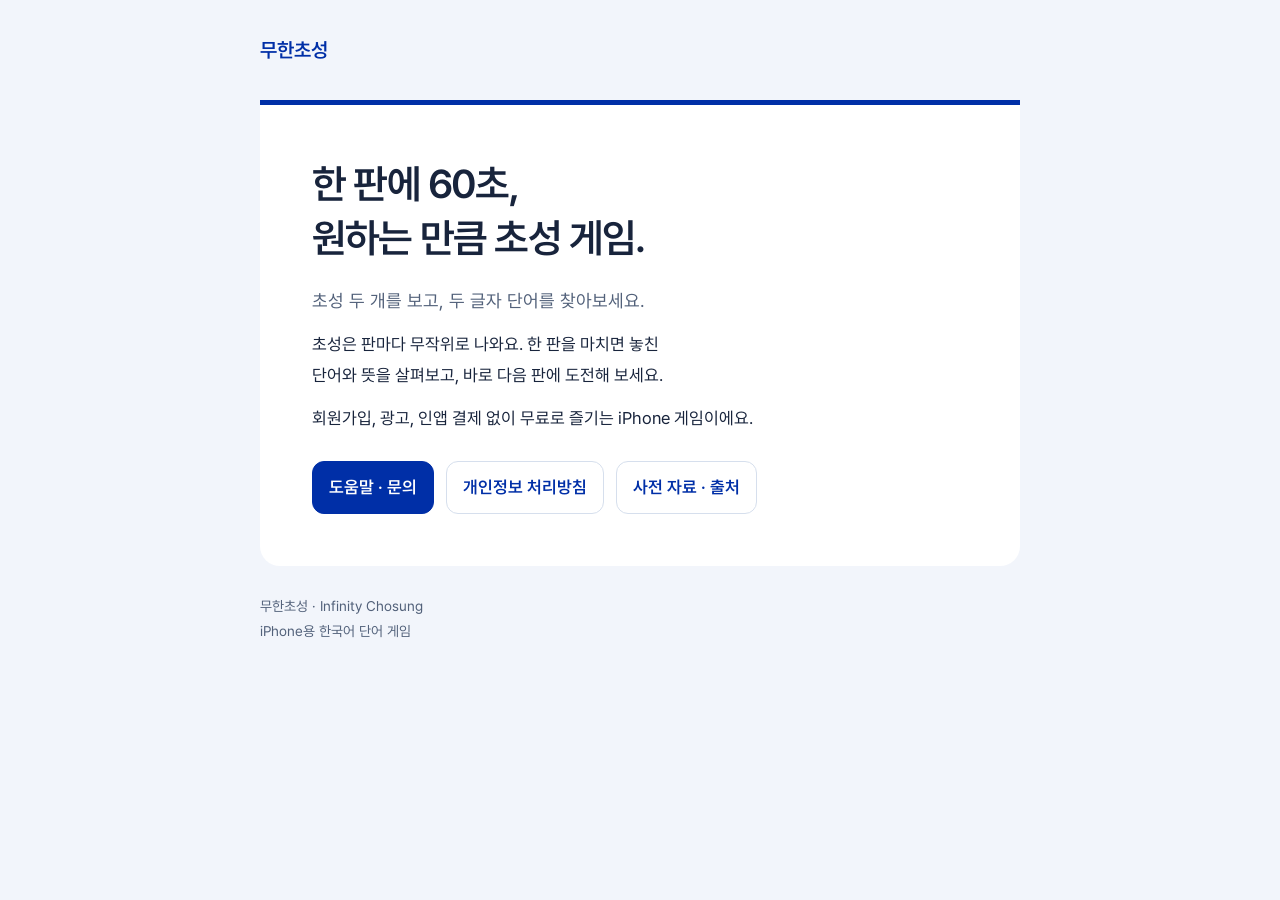
<file: index.html>
<!doctype html>
<html lang="ko"><head><meta charset="utf-8"><meta name="viewport" content="width=device-width,initial-scale=1"><title>무한초성 | Infinity Chosung</title><meta name="description" content="무한초성 (Infinity Chosung): 60초 동안 초성에 맞는 두 글자 단어를 찾는 iPhone 게임."><link rel="stylesheet" href="style.css"></head>
<body><header><a href="index.html">무한초성</a></header><main>
<h1>한 판에 60초,<br>원하는 만큼 초성 게임.</h1>
<p class="lead">초성 두 개를 보고, 두 글자 단어를 찾아보세요.</p>
<p>초성은 판마다 무작위로 나와요. 한 판을 마치면 놓친 단어와 뜻을 살펴보고, 바로 다음 판에 도전해 보세요.</p>
<p>회원가입, 광고, 인앱 결제 없이 무료로 즐기는 iPhone 게임이에요.</p>
<nav class="actions" aria-label="안내"><a class="button primary" href="support.html">도움말 · 문의</a><a class="button" href="privacy.html">개인정보 처리방침</a><a class="button" href="credits.html">사전 자료 · 출처</a></nav>
</main><footer>무한초성 · <span lang="en" style="white-space: nowrap">Infinity Chosung</span><br>iPhone용 한국어 단어 게임</footer></body></html>
</file>
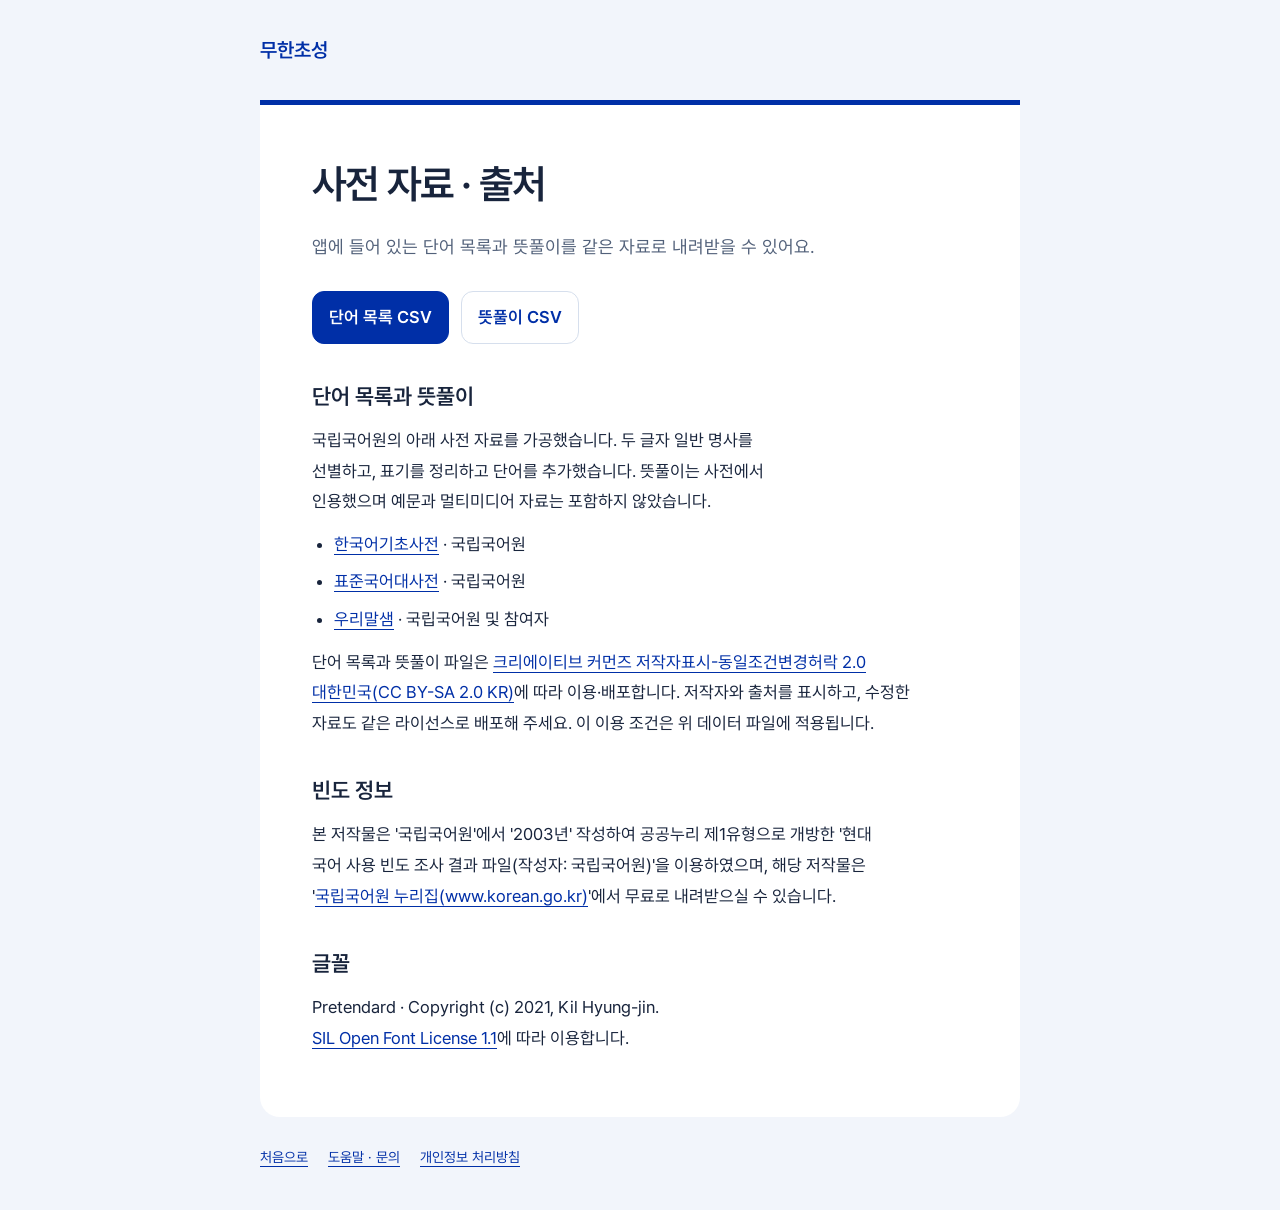
<file: credits.html>
<!doctype html>
<html lang="ko"><head><meta charset="utf-8"><meta name="viewport" content="width=device-width,initial-scale=1"><title>사전 자료 · 출처 | 무한초성</title><link rel="stylesheet" href="style.css"></head>
<body><header><a href="index.html">무한초성</a></header><main>
<h1>사전 자료 · 출처</h1><p class="lead">앱에 들어 있는 단어 목록과 뜻풀이를 같은 자료로 내려받을 수 있어요.</p>
<div class="actions"><a class="button primary" href="words.csv" download>단어 목록 CSV</a><a class="button" href="definitions.csv" download>뜻풀이 CSV</a></div>
<h2>단어 목록과 뜻풀이</h2><p>국립국어원의 아래 사전 자료를 가공했습니다. 두 글자 일반 명사를 선별하고, 표기를 정리하고 단어를 추가했습니다. 뜻풀이는 사전에서 인용했으며 예문과 멀티미디어 자료는 포함하지 않았습니다.</p>
<ul><li><a href="https://krdict.korean.go.kr">한국어기초사전</a> · 국립국어원</li><li><a href="https://stdict.korean.go.kr">표준국어대사전</a> · 국립국어원</li><li><a href="https://opendict.korean.go.kr">우리말샘</a> · 국립국어원 및 참여자</li></ul>
<p>단어 목록과 뜻풀이 파일은 <a href="https://creativecommons.org/licenses/by-sa/2.0/kr/">크리에이티브 커먼즈 저작자표시-동일조건변경허락 2.0 대한민국(CC BY-SA 2.0 KR)</a>에 따라 이용·배포합니다. 저작자와 출처를 표시하고, 수정한 자료도 같은 라이선스로 배포해 주세요. 이 이용 조건은 위 데이터 파일에 적용됩니다.</p>
<h2>빈도 정보</h2><p>본 저작물은 '국립국어원'에서 '2003년' 작성하여 공공누리 제1유형으로 개방한 '현대 국어 사용 빈도 조사 결과 파일(작성자: 국립국어원)'을 이용하였으며, 해당 저작물은 '<a href="https://www.korean.go.kr/front/etcData/etcDataView.do?mn_id=46&amp;etc_seq=61">국립국어원 누리집(www.korean.go.kr)</a>'에서 무료로 내려받으실 수 있습니다.</p>
<h2>글꼴</h2><p>Pretendard · Copyright (c) 2021, Kil Hyung-jin.<br><a href="assets/OFL.txt">SIL Open Font License 1.1</a>에 따라 이용합니다.</p>
</main><footer><nav aria-label="관련 안내"><a href="index.html">처음으로</a><a href="support.html">도움말 · 문의</a><a href="privacy.html">개인정보 처리방침</a></nav></footer></body></html>
</file>
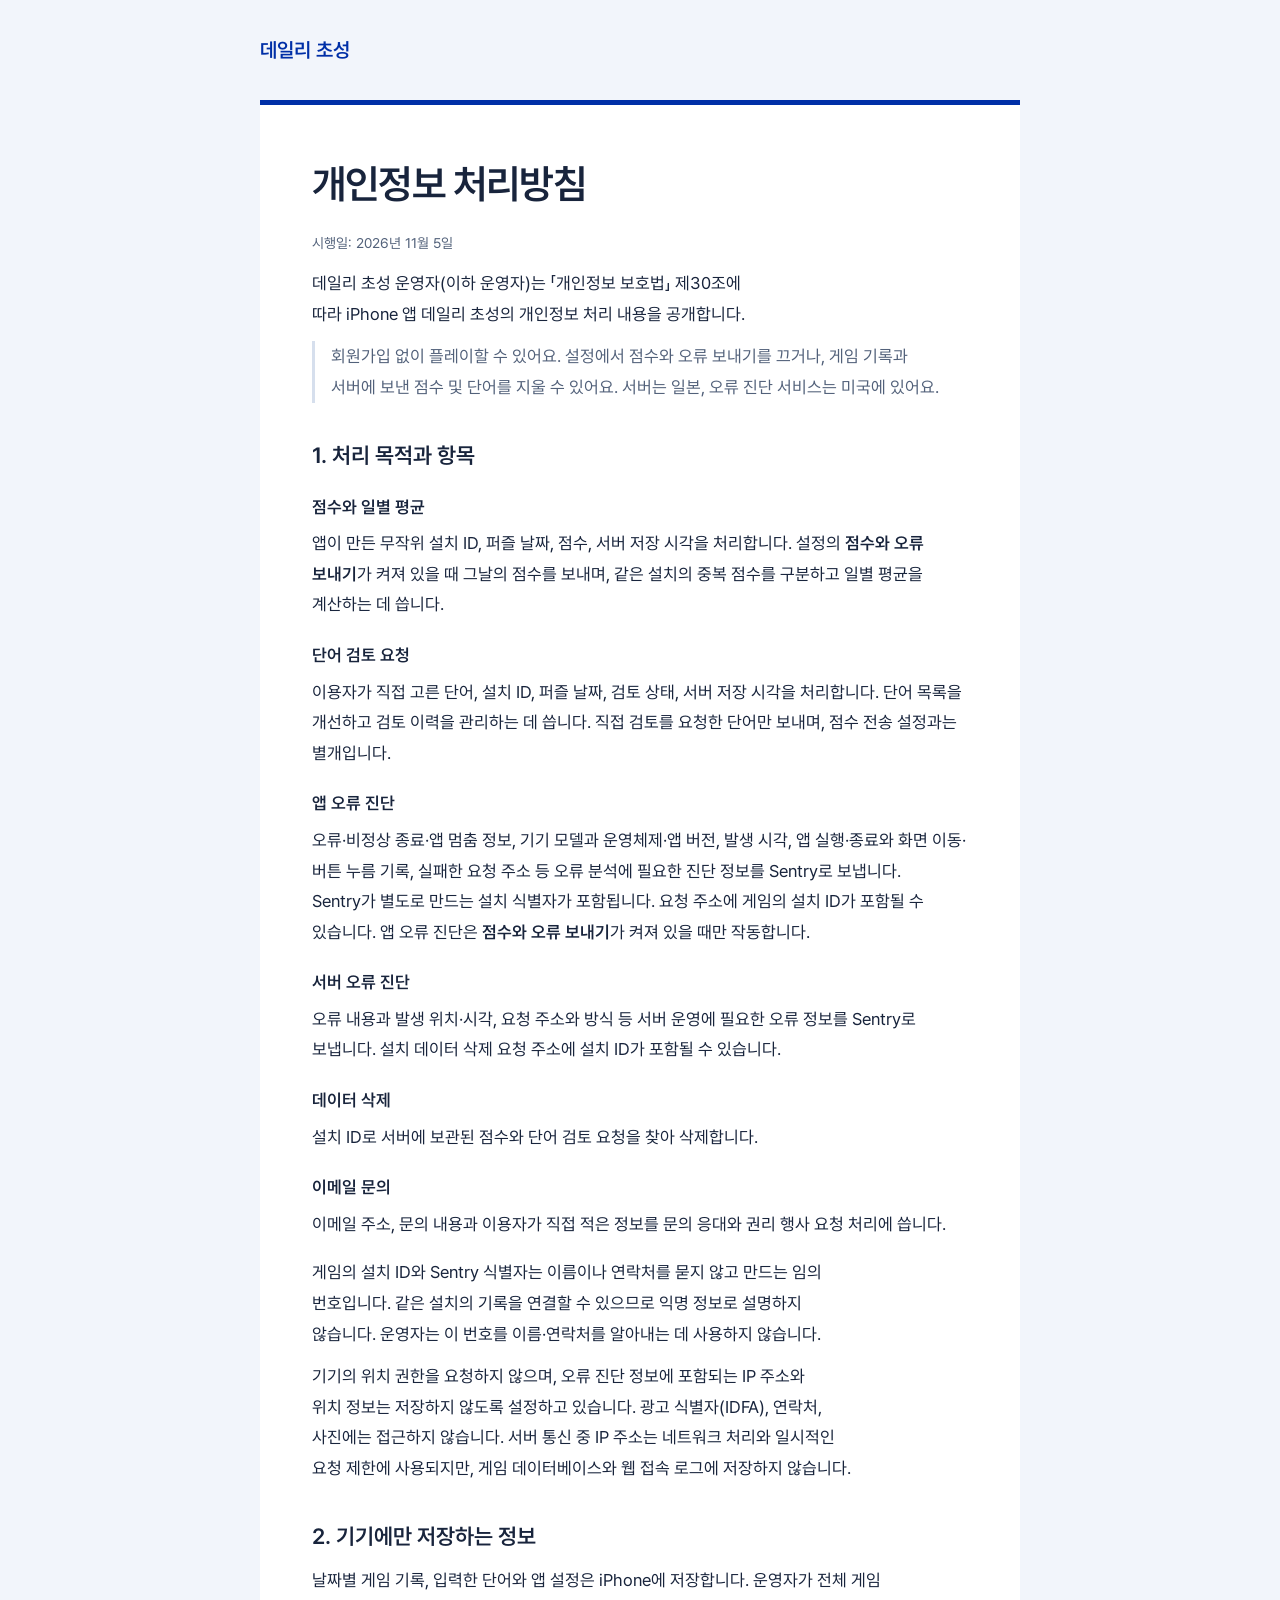
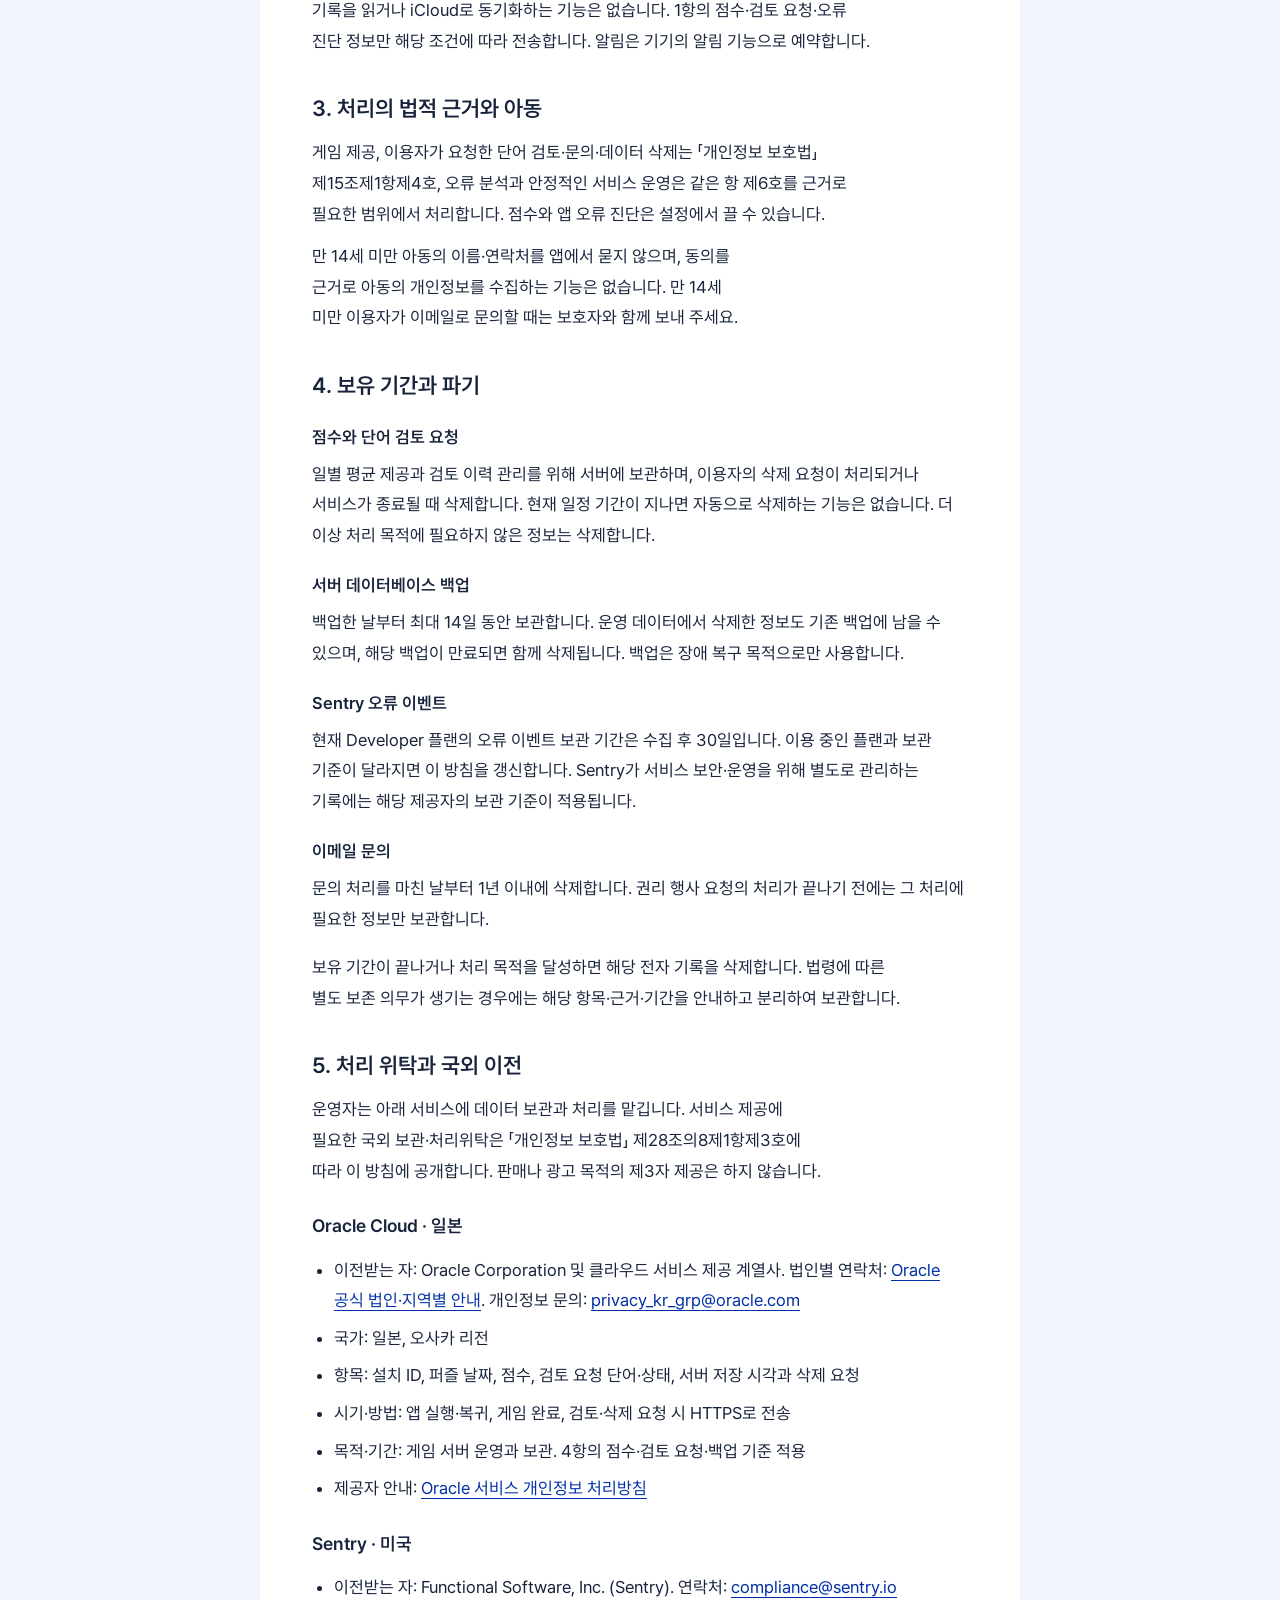
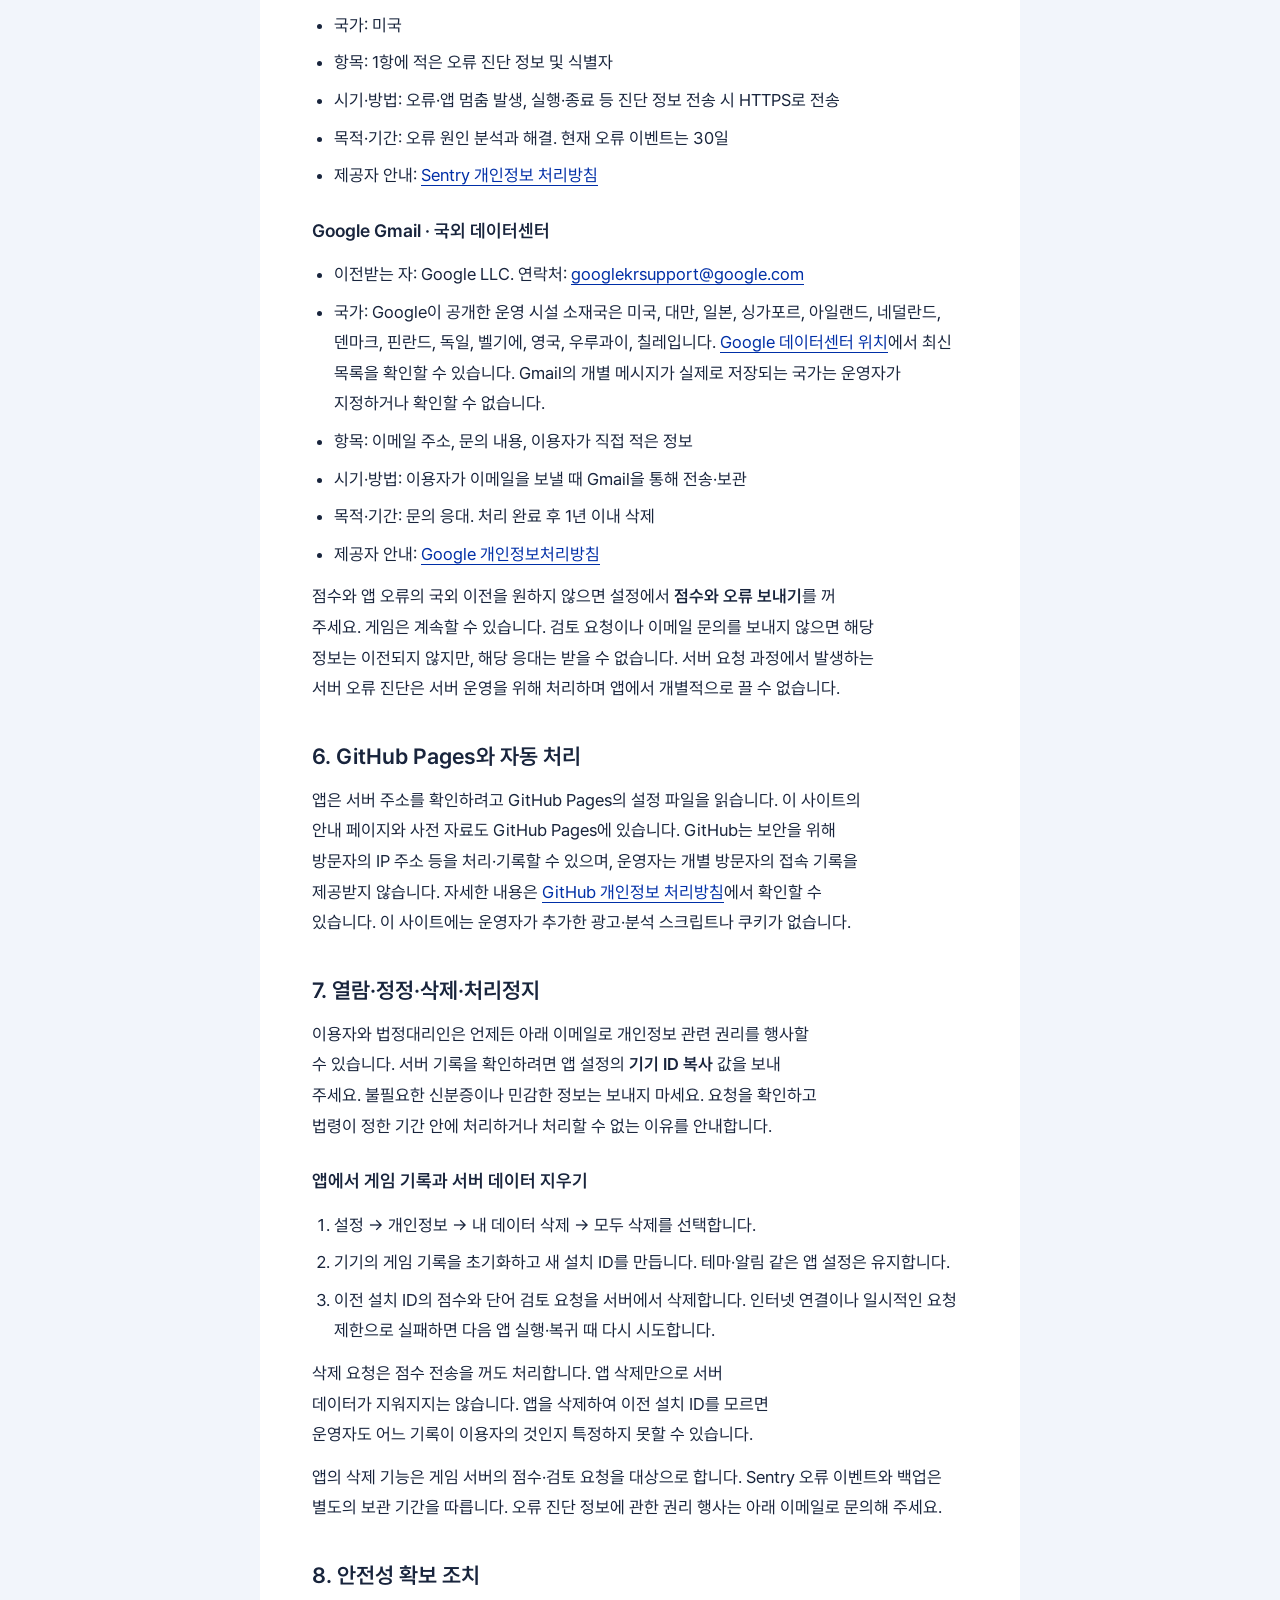
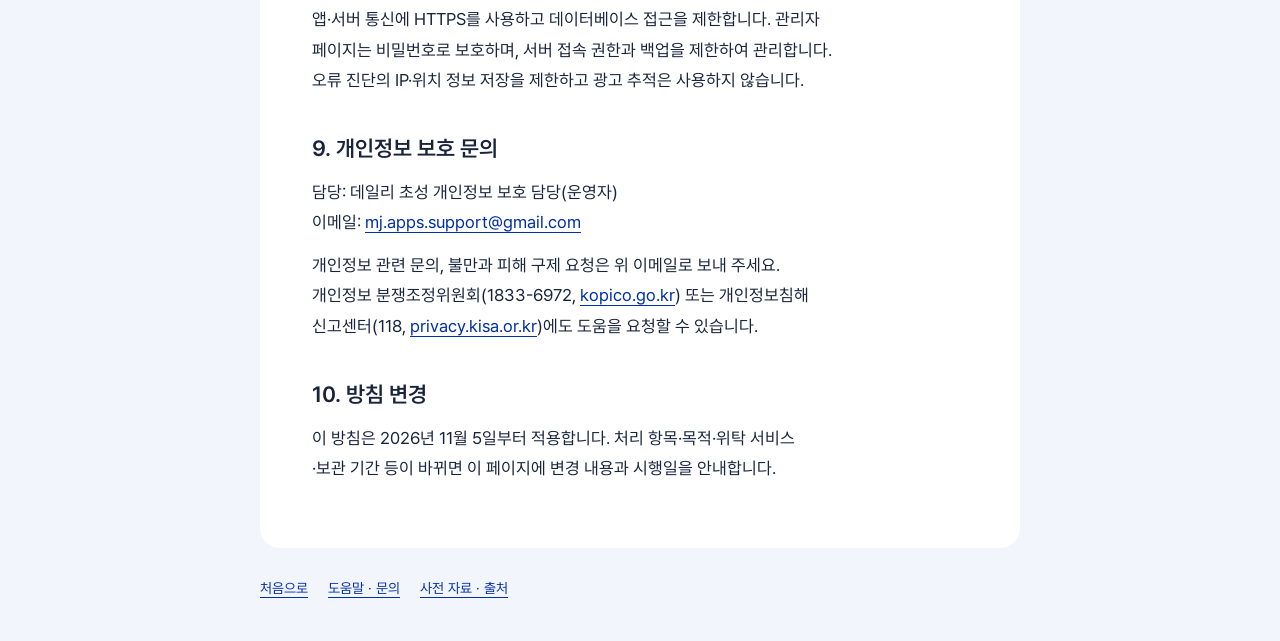
<file: privacy-2026-11-05.html>
<!doctype html>
<html lang="ko"><head><meta charset="utf-8"><meta name="viewport" content="width=device-width,initial-scale=1"><title>개인정보 처리방침 | 데일리 초성</title><link rel="stylesheet" href="style.css"></head>
<body><header><a href="index.html">데일리 초성</a></header><main>
<h1>개인정보 처리방침</h1><p class="meta">시행일: 2026년 11월 5일</p>
<p>데일리 초성 운영자(이하 운영자)는 「개인정보 보호법」 제30조에 따라 iPhone 앱 데일리 초성의 개인정보 처리 내용을 공개합니다.</p>
<p class="note">회원가입 없이 플레이할 수 있어요. 설정에서 점수와 오류 보내기를 끄거나, 게임 기록과 서버에 보낸 점수 및 단어를 지울 수 있어요. 서버는 일본, 오류 진단 서비스는 미국에 있어요.</p>
<h2>1. 처리 목적과 항목</h2>
<dl><dt>점수와 일별 평균</dt><dd>앱이 만든 무작위 설치 ID, 퍼즐 날짜, 점수, 서버 저장 시각을 처리합니다. 설정의 <strong>점수와 오류 보내기</strong>가 켜져 있을 때 그날의 점수를 보내며, 같은 설치의 중복 점수를 구분하고 일별 평균을 계산하는 데 씁니다.</dd>
<dt>단어 검토 요청</dt><dd>이용자가 직접 고른 단어, 설치 ID, 퍼즐 날짜, 검토 상태, 서버 저장 시각을 처리합니다. 단어 목록을 개선하고 검토 이력을 관리하는 데 씁니다. 직접 검토를 요청한 단어만 보내며, 점수 전송 설정과는 별개입니다.</dd>
<dt>앱 오류 진단</dt><dd>오류·비정상 종료·앱 멈춤 정보, 기기 모델과 운영체제·앱 버전, 발생 시각, 앱 실행·종료와 화면 이동·버튼 누름 기록, 실패한 요청 주소 등 오류 분석에 필요한 진단 정보를 Sentry로 보냅니다. Sentry가 별도로 만드는 설치 식별자가 포함됩니다. 요청 주소에 게임의 설치 ID가 포함될 수 있습니다. 앱 오류 진단은 <strong>점수와 오류 보내기</strong>가 켜져 있을 때만 작동합니다.</dd>
<dt>서버 오류 진단</dt><dd>오류 내용과 발생 위치·시각, 요청 주소와 방식 등 서버 운영에 필요한 오류 정보를 Sentry로 보냅니다. 설치 데이터 삭제 요청 주소에 설치 ID가 포함될 수 있습니다.</dd>
<dt>데이터 삭제</dt><dd>설치 ID로 서버에 보관된 점수와 단어 검토 요청을 찾아 삭제합니다.</dd>
<dt>이메일 문의</dt><dd>이메일 주소, 문의 내용과 이용자가 직접 적은 정보를 문의 응대와 권리 행사 요청 처리에 씁니다.</dd></dl>
<p>게임의 설치 ID와 Sentry 식별자는 이름이나 연락처를 묻지 않고 만드는 임의 번호입니다. 같은 설치의 기록을 연결할 수 있으므로 익명 정보로 설명하지 않습니다. 운영자는 이 번호를 이름·연락처를 알아내는 데 사용하지 않습니다.</p>
<p>기기의 위치 권한을 요청하지 않으며, 오류 진단 정보에 포함되는 IP 주소와 위치 정보는 저장하지 않도록 설정하고 있습니다. 광고 식별자(IDFA), 연락처, 사진에는 접근하지 않습니다. 서버 통신 중 IP 주소는 네트워크 처리와 일시적인 요청 제한에 사용되지만, 게임 데이터베이스와 웹 접속 로그에 저장하지 않습니다.</p>
<h2>2. 기기에만 저장하는 정보</h2><p>날짜별 게임 기록, 입력한 단어와 앱 설정은 iPhone에 저장합니다. 운영자가 전체 게임 기록을 읽거나 iCloud로 동기화하는 기능은 없습니다. 1항의 점수·검토 요청·오류 진단 정보만 해당 조건에 따라 전송합니다. 알림은 기기의 알림 기능으로 예약합니다.</p>
<h2>3. 처리의 법적 근거와 아동</h2><p>게임 제공, 이용자가 요청한 단어 검토·문의·데이터 삭제는 「개인정보 보호법」 제15조제1항제4호, 오류 분석과 안정적인 서비스 운영은 같은 항 제6호를 근거로 필요한 범위에서 처리합니다. 점수와 앱 오류 진단은 설정에서 끌 수 있습니다.</p><p>만 14세 미만 아동의 이름·연락처를 앱에서 묻지 않으며, 동의를 근거로 아동의 개인정보를 수집하는 기능은 없습니다. 만 14세 미만 이용자가 이메일로 문의할 때는 보호자와 함께 보내 주세요.</p>
<h2>4. 보유 기간과 파기</h2><dl>
<dt>점수와 단어 검토 요청</dt><dd>일별 평균 제공과 검토 이력 관리를 위해 서버에 보관하며, 이용자의 삭제 요청이 처리되거나 서비스가 종료될 때 삭제합니다. 현재 일정 기간이 지나면 자동으로 삭제하는 기능은 없습니다. 더 이상 처리 목적에 필요하지 않은 정보는 삭제합니다.</dd>
<dt>서버 데이터베이스 백업</dt><dd>백업한 날부터 최대 14일 동안 보관합니다. 운영 데이터에서 삭제한 정보도 기존 백업에 남을 수 있으며, 해당 백업이 만료되면 함께 삭제됩니다. 백업은 장애 복구 목적으로만 사용합니다.</dd>
<dt>Sentry 오류 이벤트</dt><dd>현재 Developer 플랜의 오류 이벤트 보관 기간은 수집 후 30일입니다. 이용 중인 플랜과 보관 기준이 달라지면 이 방침을 갱신합니다. Sentry가 서비스 보안·운영을 위해 별도로 관리하는 기록에는 해당 제공자의 보관 기준이 적용됩니다.</dd>
<dt>이메일 문의</dt><dd>문의 처리를 마친 날부터 1년 이내에 삭제합니다. 권리 행사 요청의 처리가 끝나기 전에는 그 처리에 필요한 정보만 보관합니다.</dd></dl><p>보유 기간이 끝나거나 처리 목적을 달성하면 해당 전자 기록을 삭제합니다. 법령에 따른 별도 보존 의무가 생기는 경우에는 해당 항목·근거·기간을 안내하고 분리하여 보관합니다.</p>
<h2>5. 처리 위탁과 국외 이전</h2><p>운영자는 아래 서비스에 데이터 보관과 처리를 맡깁니다. 서비스 제공에 필요한 국외 보관·처리위탁은 「개인정보 보호법」 제28조의8제1항제3호에 따라 이 방침에 공개합니다. 판매나 광고 목적의 제3자 제공은 하지 않습니다.</p>
<h3>Oracle Cloud · 일본</h3><ul><li>이전받는 자: Oracle Corporation 및 클라우드 서비스 제공 계열사. 법인별 연락처: <a href="https://www.oracle.com/corporate/contact/global.html">Oracle 공식 법인·지역별 안내</a>. 개인정보 문의: <a href="mailto:privacy_kr_grp@oracle.com">privacy_kr_grp@oracle.com</a></li><li>국가: 일본, 오사카 리전</li><li>항목: 설치 ID, 퍼즐 날짜, 점수, 검토 요청 단어·상태, 서버 저장 시각과 삭제 요청</li><li>시기·방법: 앱 실행·복귀, 게임 완료, 검토·삭제 요청 시 HTTPS로 전송</li><li>목적·기간: 게임 서버 운영과 보관. 4항의 점수·검토 요청·백업 기준 적용</li><li>제공자 안내: <a href="https://www.oracle.com/legal/privacy/services-privacy-policy/">Oracle 서비스 개인정보 처리방침</a></li></ul>
<h3>Sentry · 미국</h3><ul><li>이전받는 자: Functional Software, Inc. (Sentry). 연락처: <a href="mailto:compliance@sentry.io">compliance@sentry.io</a></li><li>국가: 미국</li><li>항목: 1항에 적은 오류 진단 정보 및 식별자</li><li>시기·방법: 오류·앱 멈춤 발생, 실행·종료 등 진단 정보 전송 시 HTTPS로 전송</li><li>목적·기간: 오류 원인 분석과 해결. 현재 오류 이벤트는 30일</li><li>제공자 안내: <a href="https://sentry.io/privacy/">Sentry 개인정보 처리방침</a></li></ul>
<h3>Google Gmail · 국외 데이터센터</h3><ul><li>이전받는 자: Google LLC. 연락처: <a href="mailto:googlekrsupport@google.com">googlekrsupport@google.com</a></li><li>국가: Google이 공개한 운영 시설 소재국은 미국, 대만, 일본, 싱가포르, 아일랜드, 네덜란드, 덴마크, 핀란드, 독일, 벨기에, 영국, 우루과이, 칠레입니다. <a href="https://datacenters.google/locations/">Google 데이터센터 위치</a>에서 최신 목록을 확인할 수 있습니다. Gmail의 개별 메시지가 실제로 저장되는 국가는 운영자가 지정하거나 확인할 수 없습니다.</li><li>항목: 이메일 주소, 문의 내용, 이용자가 직접 적은 정보</li><li>시기·방법: 이용자가 이메일을 보낼 때 Gmail을 통해 전송·보관</li><li>목적·기간: 문의 응대. 처리 완료 후 1년 이내 삭제</li><li>제공자 안내: <a href="https://policies.google.com/privacy?hl=ko">Google 개인정보처리방침</a></li></ul>
<p>점수와 앱 오류의 국외 이전을 원하지 않으면 설정에서 <strong>점수와 오류 보내기</strong>를 꺼 주세요. 게임은 계속할 수 있습니다. 검토 요청이나 이메일 문의를 보내지 않으면 해당 정보는 이전되지 않지만, 해당 응대는 받을 수 없습니다. 서버 요청 과정에서 발생하는 서버 오류 진단은 서버 운영을 위해 처리하며 앱에서 개별적으로 끌 수 없습니다.</p>
<h2>6. GitHub Pages와 자동 처리</h2><p>앱은 서버 주소를 확인하려고 GitHub Pages의 설정 파일을 읽습니다. 이 사이트의 안내 페이지와 사전 자료도 GitHub Pages에 있습니다. GitHub는 보안을 위해 방문자의 IP 주소 등을 처리·기록할 수 있으며, 운영자는 개별 방문자의 접속 기록을 제공받지 않습니다. 자세한 내용은 <a href="https://docs.github.com/en/site-policy/privacy-policies/github-general-privacy-statement">GitHub 개인정보 처리방침</a>에서 확인할 수 있습니다. 이 사이트에는 운영자가 추가한 광고·분석 스크립트나 쿠키가 없습니다.</p>
<h2>7. 열람·정정·삭제·처리정지</h2><p>이용자와 법정대리인은 언제든 아래 이메일로 개인정보 관련 권리를 행사할 수 있습니다. 서버 기록을 확인하려면 앱 설정의 <strong>기기 ID 복사</strong> 값을 보내 주세요. 불필요한 신분증이나 민감한 정보는 보내지 마세요. 요청을 확인하고 법령이 정한 기간 안에 처리하거나 처리할 수 없는 이유를 안내합니다.</p>
<h3>앱에서 게임 기록과 서버 데이터 지우기</h3><ol><li>설정 → 개인정보 → 내 데이터 삭제 → 모두 삭제를 선택합니다.</li><li>기기의 게임 기록을 초기화하고 새 설치 ID를 만듭니다. 테마·알림 같은 앱 설정은 유지합니다.</li><li>이전 설치 ID의 점수와 단어 검토 요청을 서버에서 삭제합니다. 인터넷 연결이나 일시적인 요청 제한으로 실패하면 다음 앱 실행·복귀 때 다시 시도합니다.</li></ol><p>삭제 요청은 점수 전송을 꺼도 처리합니다. 앱 삭제만으로 서버 데이터가 지워지지는 않습니다. 앱을 삭제하여 이전 설치 ID를 모르면 운영자도 어느 기록이 이용자의 것인지 특정하지 못할 수 있습니다.</p><p>앱의 삭제 기능은 게임 서버의 점수·검토 요청을 대상으로 합니다. Sentry 오류 이벤트와 백업은 별도의 보관 기간을 따릅니다. 오류 진단 정보에 관한 권리 행사는 아래 이메일로 문의해 주세요.</p>
<h2>8. 안전성 확보 조치</h2><p>앱·서버 통신에 HTTPS를 사용하고 데이터베이스 접근을 제한합니다. 관리자 페이지는 비밀번호로 보호하며, 서버 접속 권한과 백업을 제한하여 관리합니다. 오류 진단의 IP·위치 정보 저장을 제한하고 광고 추적은 사용하지 않습니다.</p>
<h2>9. 개인정보 보호 문의</h2><p>담당: 데일리 초성 개인정보 보호 담당(운영자)<br>이메일: <a href="mailto:mj.apps.support@gmail.com">mj.apps.support@gmail.com</a></p><p>개인정보 관련 문의, 불만과 피해 구제 요청은 위 이메일로 보내 주세요. 개인정보 분쟁조정위원회(1833-6972, <a href="https://www.kopico.go.kr">kopico.go.kr</a>) 또는 개인정보침해 신고센터(118, <a href="https://privacy.kisa.or.kr">privacy.kisa.or.kr</a>)에도 도움을 요청할 수 있습니다.</p>
<h2>10. 방침 변경</h2><p>이 방침은 2026년 11월 5일부터 적용합니다. 처리 항목·목적·위탁 서비스·보관 기간 등이 바뀌면 이 페이지에 변경 내용과 시행일을 안내합니다.</p>
</main><footer><nav aria-label="관련 안내"><a href="index.html">처음으로</a><a href="support.html">도움말 · 문의</a><a href="credits.html">사전 자료 · 출처</a></nav></footer></body></html>
</file>
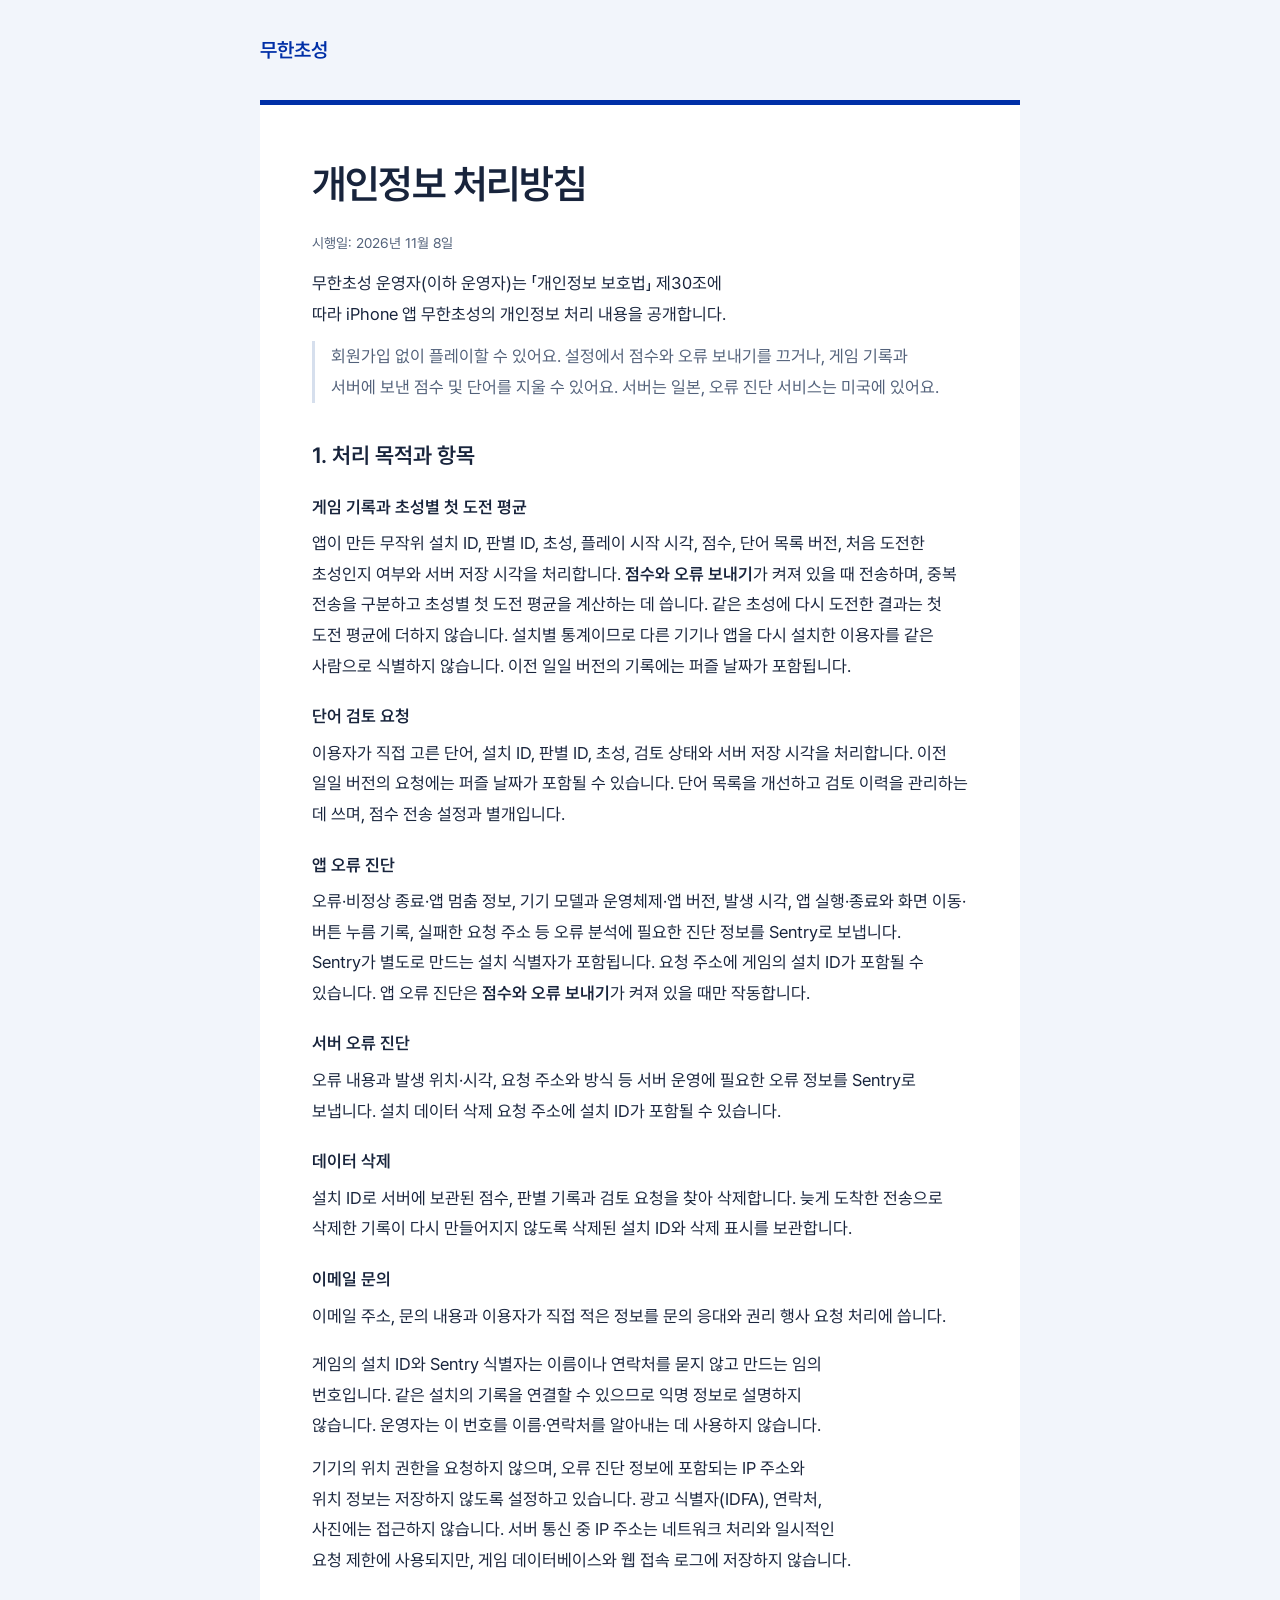
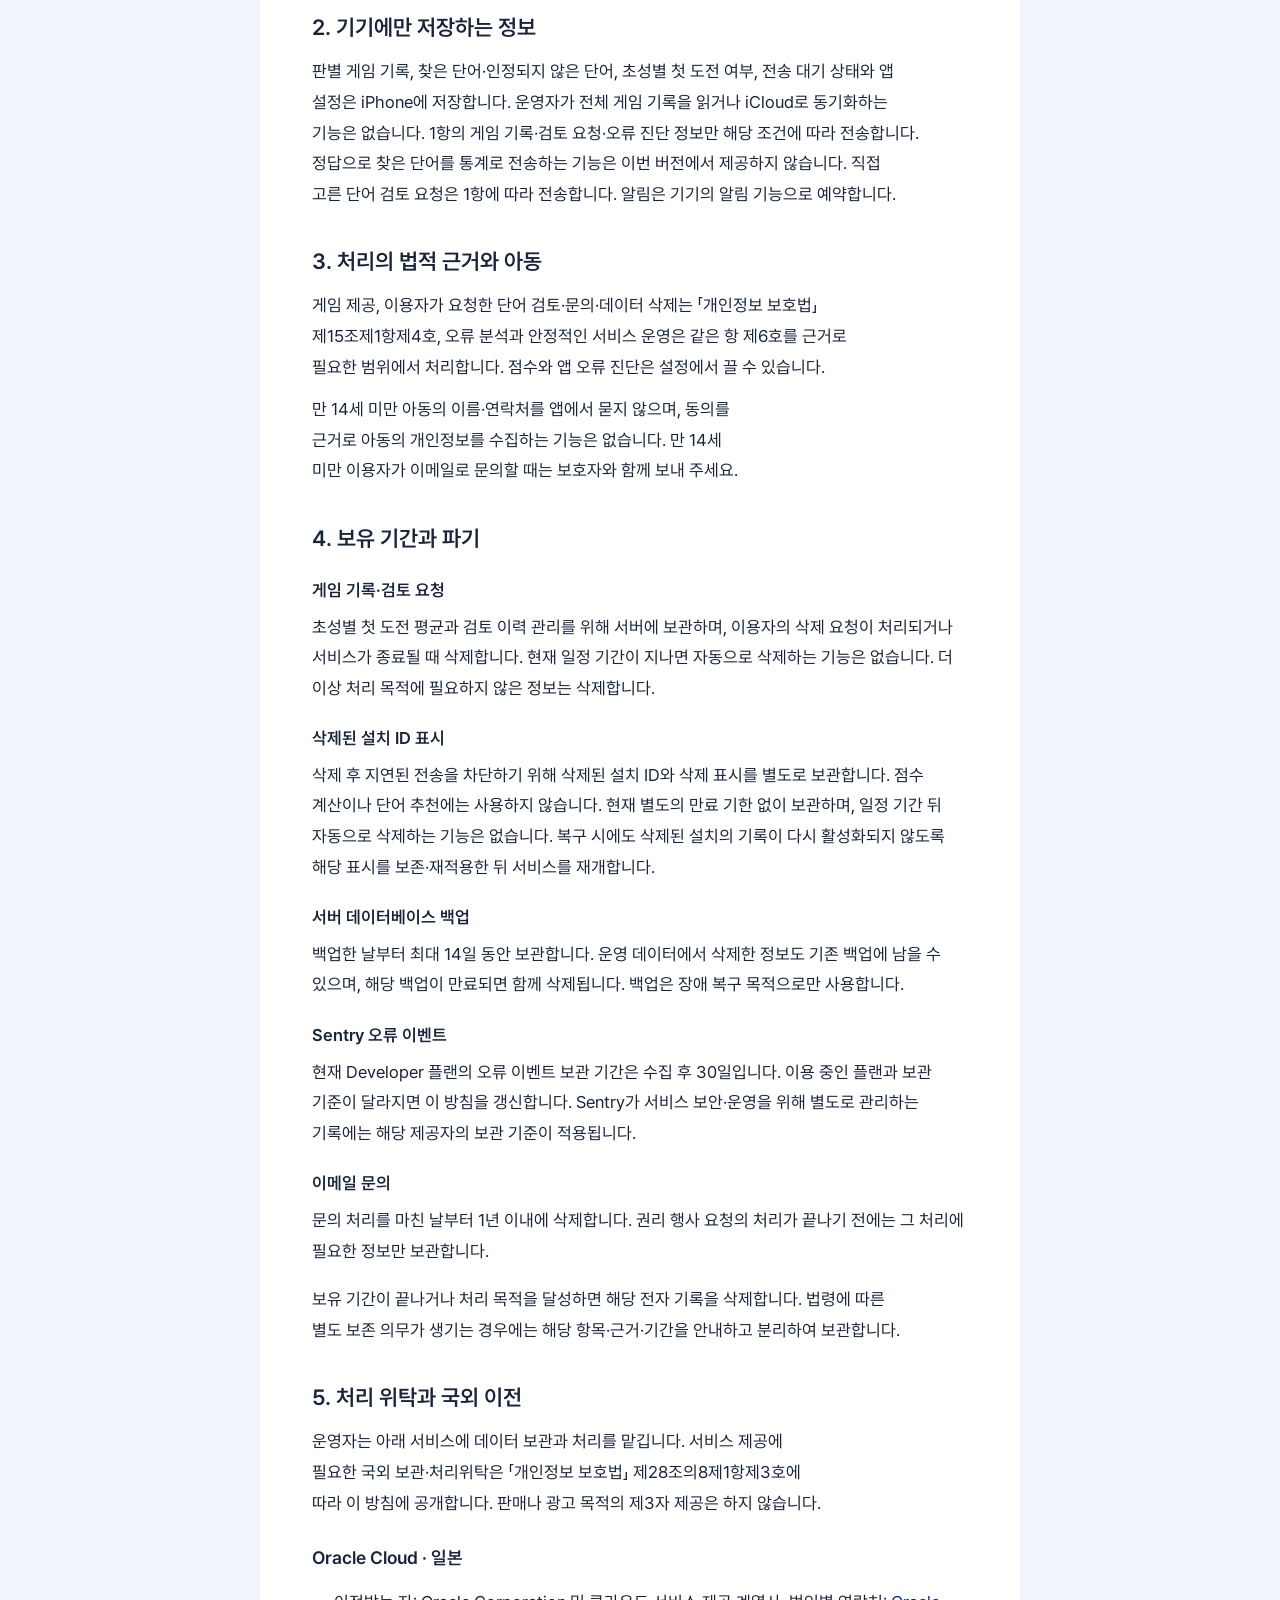
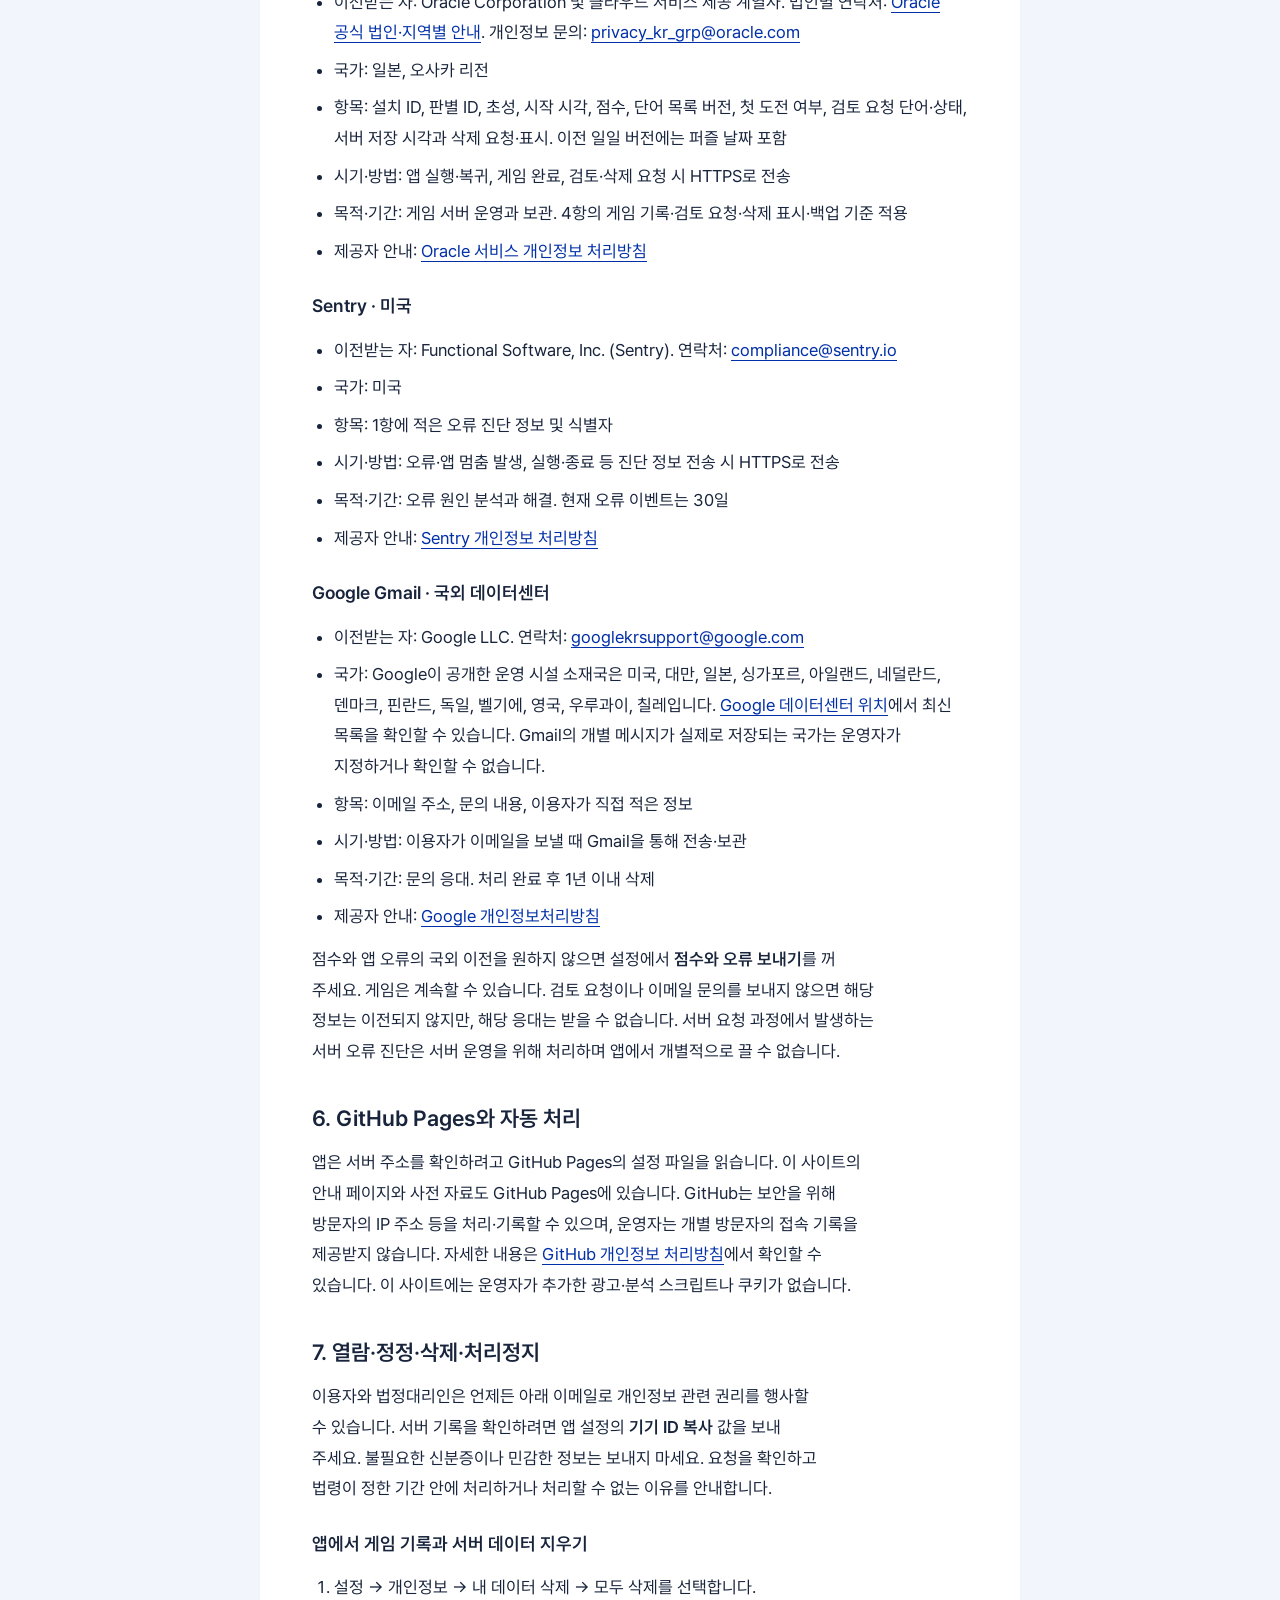
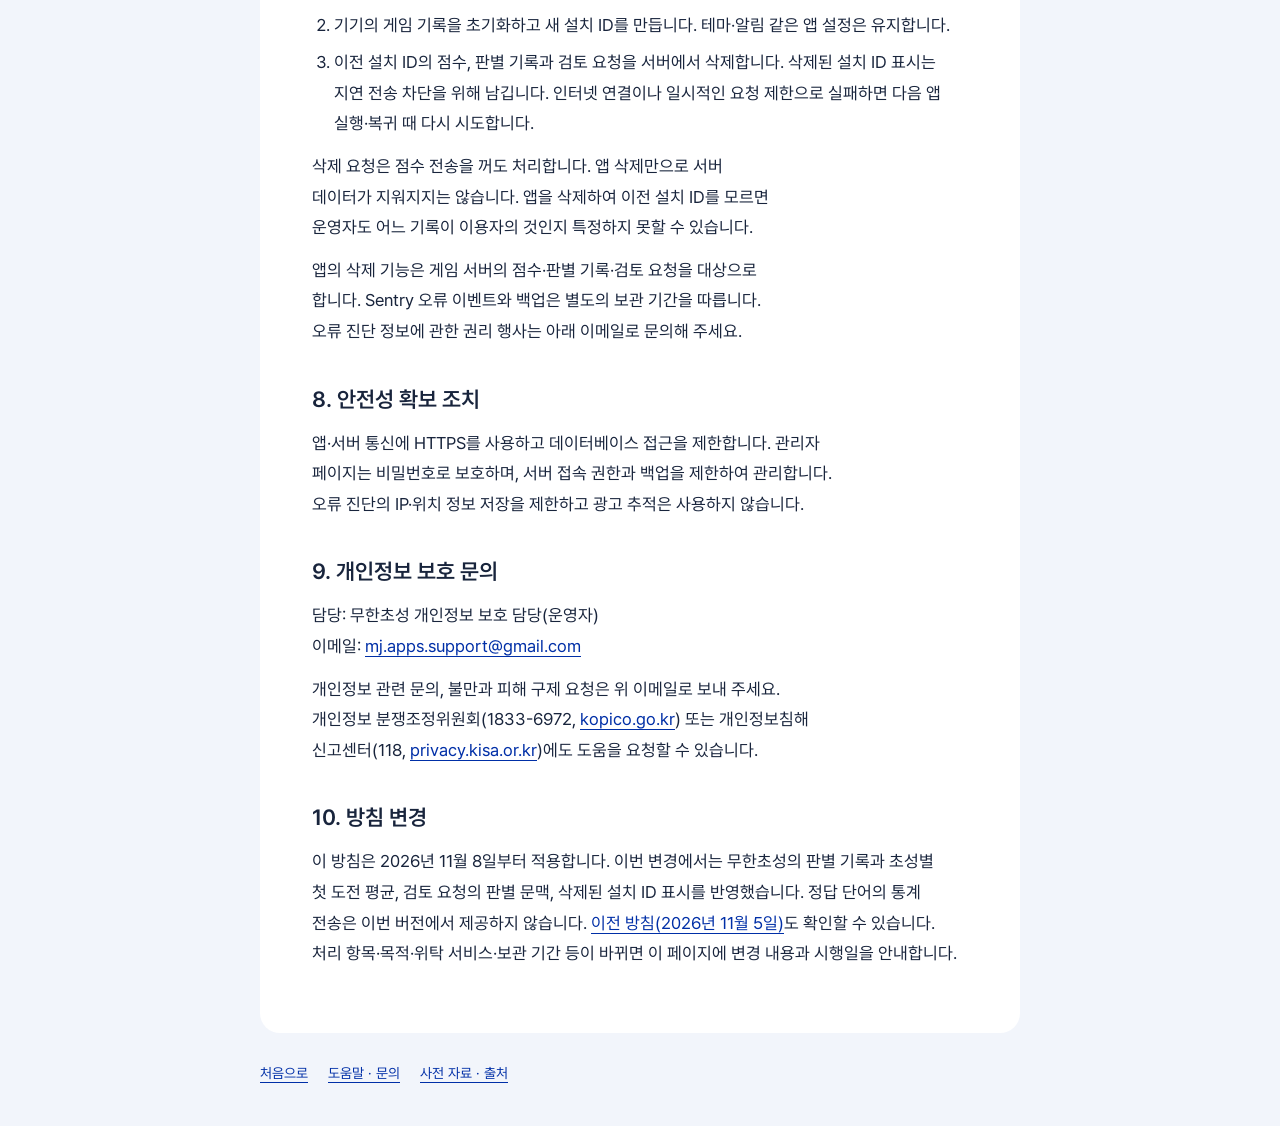
<file: privacy.html>
<!doctype html>
<html lang="ko"><head><meta charset="utf-8"><meta name="viewport" content="width=device-width,initial-scale=1"><title>개인정보 처리방침 | 무한초성</title><link rel="stylesheet" href="style.css"></head>
<body><header><a href="index.html">무한초성</a></header><main>
<h1>개인정보 처리방침</h1><p class="meta">시행일: 2026년 11월 8일</p>
<p>무한초성 <span style="white-space: nowrap">운영자(이하 운영자)는</span> 「개인정보 보호법」 제30조에 따라 iPhone 앱 무한초성의 개인정보 처리 내용을 공개합니다.</p>
<p class="note">회원가입 없이 플레이할 수 있어요. 설정에서 점수와 오류 보내기를 끄거나, 게임 기록과 서버에 보낸 점수 및 단어를 지울 수 있어요. 서버는 일본, 오류 진단 서비스는 미국에 있어요.</p>
<h2>1. 처리 목적과 항목</h2>
<dl><dt>게임 기록과 초성별 첫 도전 평균</dt><dd>앱이 만든 무작위 설치 ID, 판별 ID, 초성, 플레이 시작 시각, 점수, 단어 목록 버전, 처음 도전한 초성인지 여부와 서버 저장 시각을 처리합니다. <strong>점수와 오류 보내기</strong>가 켜져 있을 때 전송하며, 중복 전송을 구분하고 초성별 첫 도전 평균을 계산하는 데 씁니다. 같은 초성에 다시 도전한 결과는 첫 도전 평균에 더하지 않습니다. 설치별 통계이므로 다른 기기나 앱을 다시 설치한 이용자를 같은 사람으로 식별하지 않습니다. 이전 일일 버전의 기록에는 퍼즐 날짜가 포함됩니다.</dd>
<dt>단어 검토 요청</dt><dd>이용자가 직접 고른 단어, 설치 ID, 판별 ID, 초성, 검토 상태와 서버 저장 시각을 처리합니다. 이전 일일 버전의 요청에는 퍼즐 날짜가 포함될 수 있습니다. 단어 목록을 개선하고 검토 이력을 관리하는 데 쓰며, 점수 전송 설정과 별개입니다.</dd>
<dt>앱 오류 진단</dt><dd>오류·비정상 종료·앱 멈춤 정보, 기기 모델과 운영체제·앱 버전, 발생 시각, 앱 실행·종료와 화면 이동·버튼 누름 기록, 실패한 요청 주소 등 오류 분석에 필요한 진단 정보를 Sentry로 보냅니다. Sentry가 별도로 만드는 설치 식별자가 포함됩니다. 요청 주소에 게임의 설치 ID가 포함될 수 있습니다. 앱 오류 진단은 <strong>점수와 오류 보내기</strong>가 켜져 있을 때만 작동합니다.</dd>
<dt>서버 오류 진단</dt><dd>오류 내용과 발생 위치·시각, 요청 주소와 방식 등 서버 운영에 필요한 오류 정보를 Sentry로 보냅니다. 설치 데이터 삭제 요청 주소에 설치 ID가 포함될 수 있습니다.</dd>
<dt>데이터 삭제</dt><dd>설치 ID로 서버에 보관된 점수, 판별 기록과 검토 요청을 찾아 삭제합니다. 늦게 도착한 전송으로 삭제한 기록이 다시 만들어지지 않도록 삭제된 설치 ID와 삭제 표시를 보관합니다.</dd>
<dt>이메일 문의</dt><dd>이메일 주소, 문의 내용과 이용자가 직접 적은 정보를 문의 응대와 권리 행사 요청 처리에 씁니다.</dd></dl>
<p>게임의 설치 ID와 Sentry 식별자는 이름이나 연락처를 묻지 않고 만드는 임의 번호입니다. 같은 설치의 기록을 연결할 수 있으므로 익명 정보로 설명하지 않습니다. 운영자는 이 번호를 이름·연락처를 알아내는 데 사용하지 않습니다.</p>
<p>기기의 위치 권한을 요청하지 않으며, 오류 진단 정보에 포함되는 IP 주소와 위치 정보는 저장하지 않도록 설정하고 있습니다. 광고 식별자(IDFA), 연락처, 사진에는 접근하지 않습니다. 서버 통신 중 IP 주소는 네트워크 처리와 일시적인 요청 제한에 사용되지만, 게임 데이터베이스와 웹 접속 로그에 저장하지 않습니다.</p>
<h2>2. 기기에만 저장하는 정보</h2><p>판별 게임 기록, 찾은 단어·인정되지 않은 단어, 초성별 첫 도전 여부, 전송 대기 상태와 앱 설정은 iPhone에 저장합니다. 운영자가 전체 게임 기록을 읽거나 iCloud로 동기화하는 기능은 없습니다. 1항의 게임 기록·검토 요청·오류 진단 정보만 해당 조건에 따라 전송합니다. 정답으로 찾은 단어를 통계로 전송하는 기능은 이번 버전에서 제공하지 않습니다. 직접 고른 단어 검토 요청은 1항에 따라 전송합니다. 알림은 기기의 알림 기능으로 예약합니다.</p>
<h2>3. 처리의 법적 근거와 아동</h2><p>게임 제공, 이용자가 요청한 단어 검토·문의·데이터 삭제는 「개인정보 보호법」 제15조제1항제4호, 오류 분석과 안정적인 서비스 운영은 같은 항 제6호를 근거로 필요한 범위에서 처리합니다. 점수와 앱 오류 진단은 설정에서 끌 수 있습니다.</p><p>만 14세 미만 아동의 이름·연락처를 앱에서 묻지 않으며, 동의를 근거로 아동의 개인정보를 수집하는 기능은 없습니다. 만 14세 미만 이용자가 이메일로 문의할 때는 보호자와 함께 보내 주세요.</p>
<h2>4. 보유 기간과 파기</h2><dl>
<dt>게임 기록·검토 요청</dt><dd>초성별 첫 도전 평균과 검토 이력 관리를 위해 서버에 보관하며, 이용자의 삭제 요청이 처리되거나 서비스가 종료될 때 삭제합니다. 현재 일정 기간이 지나면 자동으로 삭제하는 기능은 없습니다. 더 이상 처리 목적에 필요하지 않은 정보는 삭제합니다.</dd>
<dt>삭제된 설치 ID 표시</dt><dd>삭제 후 지연된 전송을 차단하기 위해 삭제된 설치 ID와 삭제 표시를 별도로 보관합니다. 점수 계산이나 단어 추천에는 사용하지 않습니다. 현재 별도의 만료 기한 없이 보관하며, 일정 기간 뒤 자동으로 삭제하는 기능은 없습니다. 복구 시에도 삭제된 설치의 기록이 다시 활성화되지 않도록 해당 표시를 보존·재적용한 뒤 서비스를 재개합니다.</dd>
<dt>서버 데이터베이스 백업</dt><dd>백업한 날부터 최대 14일 동안 보관합니다. 운영 데이터에서 삭제한 정보도 기존 백업에 남을 수 있으며, 해당 백업이 만료되면 함께 삭제됩니다. 백업은 장애 복구 목적으로만 사용합니다.</dd>
<dt>Sentry 오류 이벤트</dt><dd>현재 Developer 플랜의 오류 이벤트 보관 기간은 수집 후 30일입니다. 이용 중인 플랜과 보관 기준이 달라지면 이 방침을 갱신합니다. Sentry가 서비스 보안·운영을 위해 별도로 관리하는 기록에는 해당 제공자의 보관 기준이 적용됩니다.</dd>
<dt>이메일 문의</dt><dd>문의 처리를 마친 날부터 1년 이내에 삭제합니다. 권리 행사 요청의 처리가 끝나기 전에는 그 처리에 필요한 정보만 보관합니다.</dd></dl><p>보유 기간이 끝나거나 처리 목적을 달성하면 해당 전자 기록을 삭제합니다. 법령에 따른 별도 보존 의무가 생기는 경우에는 해당 항목·근거·기간을 안내하고 분리하여 보관합니다.</p>
<h2>5. 처리 위탁과 국외 이전</h2><p>운영자는 아래 서비스에 데이터 보관과 처리를 맡깁니다. 서비스 제공에 필요한 국외 보관·처리위탁은 「개인정보 보호법」 제28조의8제1항제3호에 따라 이 방침에 공개합니다. 판매나 광고 목적의 제3자 제공은 하지 않습니다.</p>
<h3>Oracle Cloud · 일본</h3><ul><li>이전받는 자: Oracle Corporation 및 클라우드 서비스 제공 계열사. 법인별 연락처: <a href="https://www.oracle.com/corporate/contact/global.html">Oracle 공식 법인·지역별 안내</a>. 개인정보 문의: <a href="mailto:privacy_kr_grp@oracle.com">privacy_kr_grp@oracle.com</a></li><li>국가: 일본, 오사카 리전</li><li>항목: 설치 ID, 판별 ID, 초성, 시작 시각, 점수, 단어 목록 버전, 첫 도전 여부, 검토 요청 단어·상태, 서버 저장 시각과 삭제 요청·표시. 이전 일일 버전에는 퍼즐 날짜 포함</li><li>시기·방법: 앱 실행·복귀, 게임 완료, 검토·삭제 요청 시 HTTPS로 전송</li><li>목적·기간: 게임 서버 운영과 보관. 4항의 게임 기록·검토 요청·삭제 표시·백업 기준 적용</li><li>제공자 안내: <a href="https://www.oracle.com/legal/privacy/services-privacy-policy/">Oracle 서비스 개인정보 처리방침</a></li></ul>
<h3>Sentry · 미국</h3><ul><li>이전받는 자: Functional Software, Inc. (Sentry). 연락처: <a href="mailto:compliance@sentry.io">compliance@sentry.io</a></li><li>국가: 미국</li><li>항목: 1항에 적은 오류 진단 정보 및 식별자</li><li>시기·방법: 오류·앱 멈춤 발생, 실행·종료 등 진단 정보 전송 시 HTTPS로 전송</li><li>목적·기간: 오류 원인 분석과 해결. 현재 오류 이벤트는 30일</li><li>제공자 안내: <a href="https://sentry.io/privacy/">Sentry 개인정보 처리방침</a></li></ul>
<h3>Google Gmail · 국외 데이터센터</h3><ul><li>이전받는 자: Google LLC. 연락처: <a href="mailto:googlekrsupport@google.com">googlekrsupport@google.com</a></li><li>국가: Google이 공개한 운영 시설 소재국은 미국, 대만, 일본, 싱가포르, 아일랜드, 네덜란드, 덴마크, 핀란드, 독일, 벨기에, 영국, 우루과이, 칠레입니다. <a href="https://datacenters.google/locations/">Google 데이터센터 위치</a>에서 최신 목록을 확인할 수 있습니다. Gmail의 개별 메시지가 실제로 저장되는 국가는 운영자가 지정하거나 확인할 수 없습니다.</li><li>항목: 이메일 주소, 문의 내용, 이용자가 직접 적은 정보</li><li>시기·방법: 이용자가 이메일을 보낼 때 Gmail을 통해 전송·보관</li><li>목적·기간: 문의 응대. 처리 완료 후 1년 이내 삭제</li><li>제공자 안내: <a href="https://policies.google.com/privacy?hl=ko">Google 개인정보처리방침</a></li></ul>
<p>점수와 앱 오류의 국외 이전을 원하지 않으면 설정에서 <strong>점수와 오류 보내기</strong>를 꺼 주세요. 게임은 계속할 수 있습니다. 검토 요청이나 이메일 문의를 보내지 않으면 해당 정보는 이전되지 않지만, 해당 응대는 받을 수 없습니다. 서버 요청 과정에서 발생하는 서버 오류 진단은 서버 운영을 위해 처리하며 앱에서 개별적으로 끌 수 없습니다.</p>
<h2>6. GitHub Pages와 자동 처리</h2><p>앱은 서버 주소를 확인하려고 GitHub Pages의 설정 파일을 읽습니다. 이 사이트의 안내 페이지와 사전 자료도 GitHub Pages에 있습니다. GitHub는 보안을 위해 방문자의 IP 주소 등을 처리·기록할 수 있으며, 운영자는 개별 방문자의 접속 기록을 제공받지 않습니다. 자세한 내용은 <a href="https://docs.github.com/en/site-policy/privacy-policies/github-general-privacy-statement">GitHub 개인정보 처리방침</a>에서 확인할 수 있습니다. 이 사이트에는 운영자가 추가한 광고·분석 스크립트나 쿠키가 없습니다.</p>
<h2>7. 열람·정정·삭제·처리정지</h2><p>이용자와 법정대리인은 언제든 아래 이메일로 개인정보 관련 권리를 행사할 수 있습니다. 서버 기록을 확인하려면 앱 설정의 <strong>기기 ID 복사</strong> 값을 보내 주세요. 불필요한 신분증이나 민감한 정보는 보내지 마세요. 요청을 확인하고 법령이 정한 기간 안에 처리하거나 처리할 수 없는 이유를 안내합니다.</p>
<h3>앱에서 게임 기록과 서버 데이터 지우기</h3><ol><li>설정 → 개인정보 → 내 데이터 삭제 → 모두 삭제를 선택합니다.</li><li>기기의 게임 기록을 초기화하고 새 설치 ID를 만듭니다. 테마·알림 같은 앱 설정은 유지합니다.</li><li>이전 설치 ID의 점수, 판별 기록과 검토 요청을 서버에서 삭제합니다. 삭제된 설치 ID 표시는 지연 전송 차단을 위해 남깁니다. 인터넷 연결이나 일시적인 요청 제한으로 실패하면 다음 앱 실행·복귀 때 다시 시도합니다.</li></ol><p>삭제 요청은 점수 전송을 꺼도 처리합니다. 앱 삭제만으로 서버 데이터가 지워지지는 않습니다. 앱을 삭제하여 이전 설치 ID를 모르면 운영자도 어느 기록이 이용자의 것인지 특정하지 못할 수 있습니다.</p><p>앱의 삭제 기능은 게임 서버의 점수·판별 기록·검토 요청을 대상으로 합니다. Sentry 오류 이벤트와 백업은 별도의 보관 기간을 따릅니다. 오류 진단 정보에 관한 권리 행사는 아래 이메일로 문의해 주세요.</p>
<h2>8. 안전성 확보 조치</h2><p>앱·서버 통신에 HTTPS를 사용하고 데이터베이스 접근을 제한합니다. 관리자 페이지는 비밀번호로 보호하며, 서버 접속 권한과 백업을 제한하여 관리합니다. 오류 진단의 IP·위치 정보 저장을 제한하고 광고 추적은 사용하지 않습니다.</p>
<h2>9. 개인정보 보호 문의</h2><p>담당: 무한초성 개인정보 보호 담당(운영자)<br>이메일: <a href="mailto:mj.apps.support@gmail.com">mj.apps.support@gmail.com</a></p><p>개인정보 관련 문의, 불만과 피해 구제 요청은 위 이메일로 보내 주세요. 개인정보 분쟁조정위원회(1833-6972, <a href="https://www.kopico.go.kr">kopico.go.kr</a>) 또는 개인정보침해 신고센터(118, <a href="https://privacy.kisa.or.kr">privacy.kisa.or.kr</a>)에도 도움을 요청할 수 있습니다.</p>
<h2>10. 방침 변경</h2><p>이 방침은 2026년 11월 8일부터 적용합니다. 이번 변경에서는 무한초성의 판별 기록과 초성별 첫 도전 평균, 검토 요청의 판별 문맥, 삭제된 설치 ID 표시를 반영했습니다. 정답 단어의 통계 전송은 이번 버전에서 제공하지 않습니다. <a href="privacy-2026-11-05.html">이전 방침(2026년 11월 5일)</a>도 확인할 수 있습니다. 처리 항목·목적·위탁 서비스·보관 기간 등이 바뀌면 이 페이지에 변경 내용과 시행일을 안내합니다.</p>
</main><footer><nav aria-label="관련 안내"><a href="index.html">처음으로</a><a href="support.html">도움말 · 문의</a><a href="credits.html">사전 자료 · 출처</a></nav></footer></body></html>
</file>
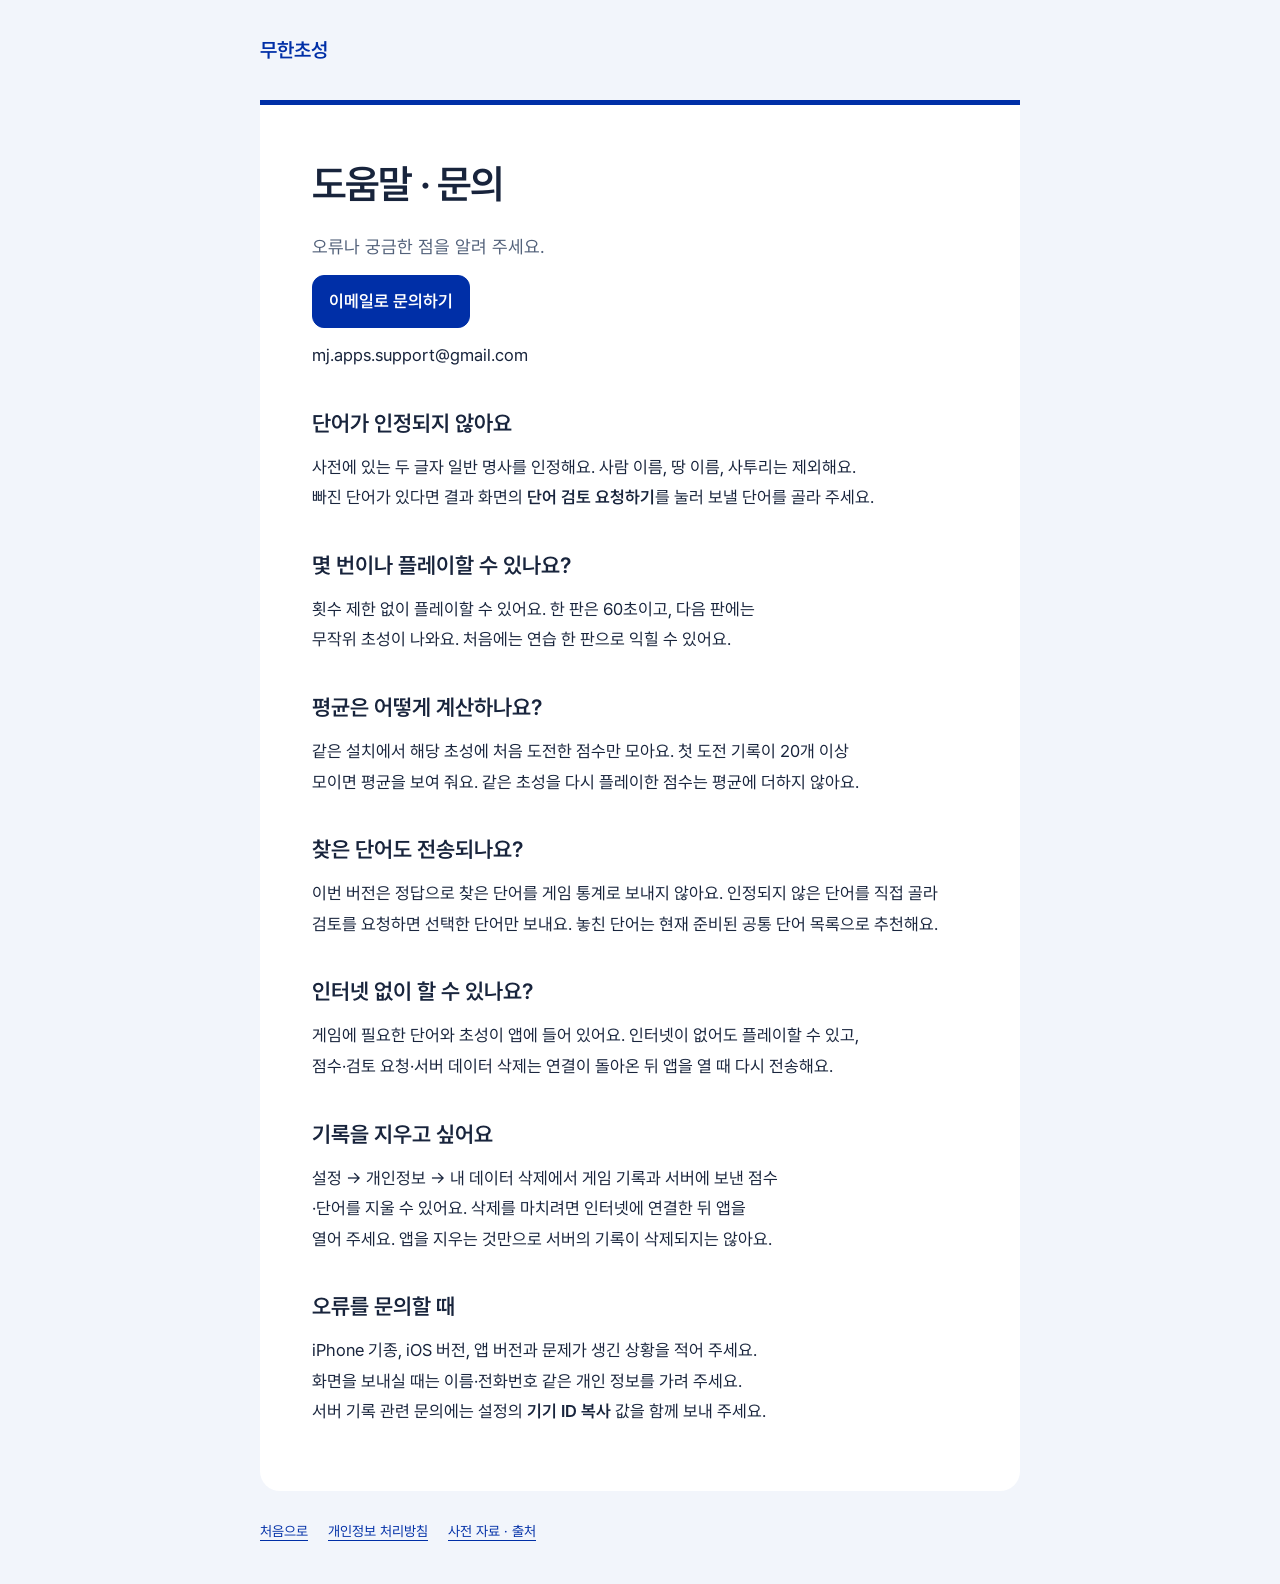
<file: support.html>
<!doctype html>
<html lang="ko"><head><meta charset="utf-8"><meta name="viewport" content="width=device-width,initial-scale=1"><title>도움말 · 문의 | 무한초성</title><link rel="stylesheet" href="style.css"></head>
<body><header><a href="index.html">무한초성</a></header><main>
<h1>도움말 · 문의</h1>
<p class="lead">오류나 궁금한 점을 알려 주세요.</p>
<p><a class="button primary" href="mailto:mj.apps.support@gmail.com">이메일로 문의하기</a></p>
<p>mj.apps.support@gmail.com</p>
<h2>단어가 인정되지 않아요</h2><p>사전에 있는 두 글자 일반 명사를 인정해요. 사람 이름, 땅 이름, 사투리는 제외해요. 빠진 단어가 있다면 결과 화면의 <strong>단어 검토 요청하기</strong>를 눌러 보낼 단어를 골라 주세요.</p>
<h2>몇 번이나 플레이할 수 있나요?</h2><p>횟수 제한 없이 플레이할 수 있어요. 한 판은 60초이고, 다음 판에는 무작위 초성이 나와요. 처음에는 연습 한 판으로 익힐 수 있어요.</p>
<h2>평균은 어떻게 계산하나요?</h2><p>같은 설치에서 해당 초성에 처음 도전한 점수만 모아요. 첫 도전 기록이 20개 이상 모이면 평균을 보여 줘요. 같은 초성을 다시 플레이한 점수는 평균에 더하지 않아요.</p>
<h2>찾은 단어도 전송되나요?</h2><p>이번 버전은 정답으로 찾은 단어를 게임 통계로 보내지 않아요. 인정되지 않은 단어를 직접 골라 검토를 요청하면 선택한 단어만 보내요. 놓친 단어는 현재 준비된 공통 단어 목록으로 추천해요.</p>
<h2>인터넷 없이 할 수 있나요?</h2><p>게임에 필요한 단어와 초성이 앱에 들어 있어요. 인터넷이 없어도 플레이할 수 있고, 점수·검토 요청·서버 데이터 삭제는 연결이 돌아온 뒤 앱을 열 때 다시 전송해요.</p>
<h2>기록을 지우고 싶어요</h2><p>설정 → 개인정보 → 내 데이터 삭제에서 게임 기록과 서버에 보낸 점수·단어를 지울 수 있어요. 삭제를 마치려면 인터넷에 연결한 뒤 앱을 열어 주세요. 앱을 지우는 것만으로 서버의 기록이 삭제되지는 않아요.</p>
<h2>오류를 문의할 때</h2><p>iPhone 기종, iOS 버전, 앱 버전과 문제가 생긴 상황을 적어 주세요. 화면을 보내실 때는 이름·전화번호 같은 개인 정보를 가려 주세요. 서버 기록 관련 문의에는 설정의 <strong>기기 ID 복사</strong> 값을 함께 보내 주세요.</p>
</main><footer><nav aria-label="관련 안내"><a href="index.html">처음으로</a><a href="privacy.html">개인정보 처리방침</a><a href="credits.html">사전 자료 · 출처</a></nav></footer></body></html>
</file>
<file: style.css>
@font-face { font-family: Pretendard; src: url('assets/Pretendard-Regular.otf') format('opentype'); font-weight: 400; font-display: swap; }
@font-face { font-family: Pretendard; src: url('assets/Pretendard-SemiBold.otf') format('opentype'); font-weight: 600 900; font-display: swap; }
:root { color-scheme: light dark; --blue: #002fa7; --ink: #18243c; --muted: #52617a; --paper: #fff; --back: #f2f5fb; --line: #d6dfed; }
* { box-sizing: border-box; }
body { margin: 0; background: var(--back); color: var(--ink); font: 17px/1.8 Pretendard, -apple-system, sans-serif; word-break: keep-all; overflow-wrap: anywhere; }
header, main, footer { width: min(760px, calc(100% - 40px)); margin-inline: auto; }
header { padding-block: 32px; }
header a { color: var(--blue); text-decoration: none; font-size: 20px; font-weight: 600; }
main { background: var(--paper); padding: clamp(24px, 5vw, 52px); border-top: 5px solid var(--blue); border-radius: 0 0 20px 20px; }
h1 { margin: 0 0 20px; font-size: clamp(29px, 5vw, 40px); line-height: 1.35; letter-spacing: -.045em; text-wrap: balance; }
h2 { margin: 36px 0 12px; font-size: 22px; line-height: 1.5; }
h3 { font-size: 18px; margin: 24px 0 8px; }
p, ul, ol, dl { margin: 12px 0; }
p { text-wrap: balance; }
ul, ol { padding-left: 22px; }
li + li { margin-top: 7px; }
a { color: var(--blue); text-underline-offset: 4px; }
a:focus-visible { outline: 3px solid var(--blue); outline-offset: 5px; }
.lead { color: var(--muted); font-size: 18px; }
.button { display: inline-block; padding: 10px 16px; border: 1px solid var(--line); border-radius: 12px; color: var(--blue); font-weight: 600; text-decoration: none; background: var(--paper); }
.button.primary { background: var(--blue); color: white; border-color: var(--blue); }
.actions { display: flex; flex-wrap: wrap; gap: 12px; margin-top: 28px; }
.note { padding-left: 16px; border-left: 3px solid var(--line); color: var(--muted); }
.meta, footer { color: var(--muted); font-size: 14px; }
footer { padding-block: 28px 40px; }
footer nav { display: flex; flex-wrap: wrap; gap: 12px 20px; }
dt { font-weight: 600; margin-top: 20px; }
dd { margin: 6px 0 18px; }
@media (prefers-color-scheme: dark) { :root { --blue: #6a9bfe; --ink: #e9eef6; --muted: #aab8cf; --paper: #11192a; --back: #080f1c; --line: #344563; } .button.primary { background: #2164fb; border-color: #2164fb; } }
@media (max-width: 380px) { header, main, footer { width: calc(100% - 28px); } main { padding: 22px; } .button { padding-inline: 12px; } }
</file>
